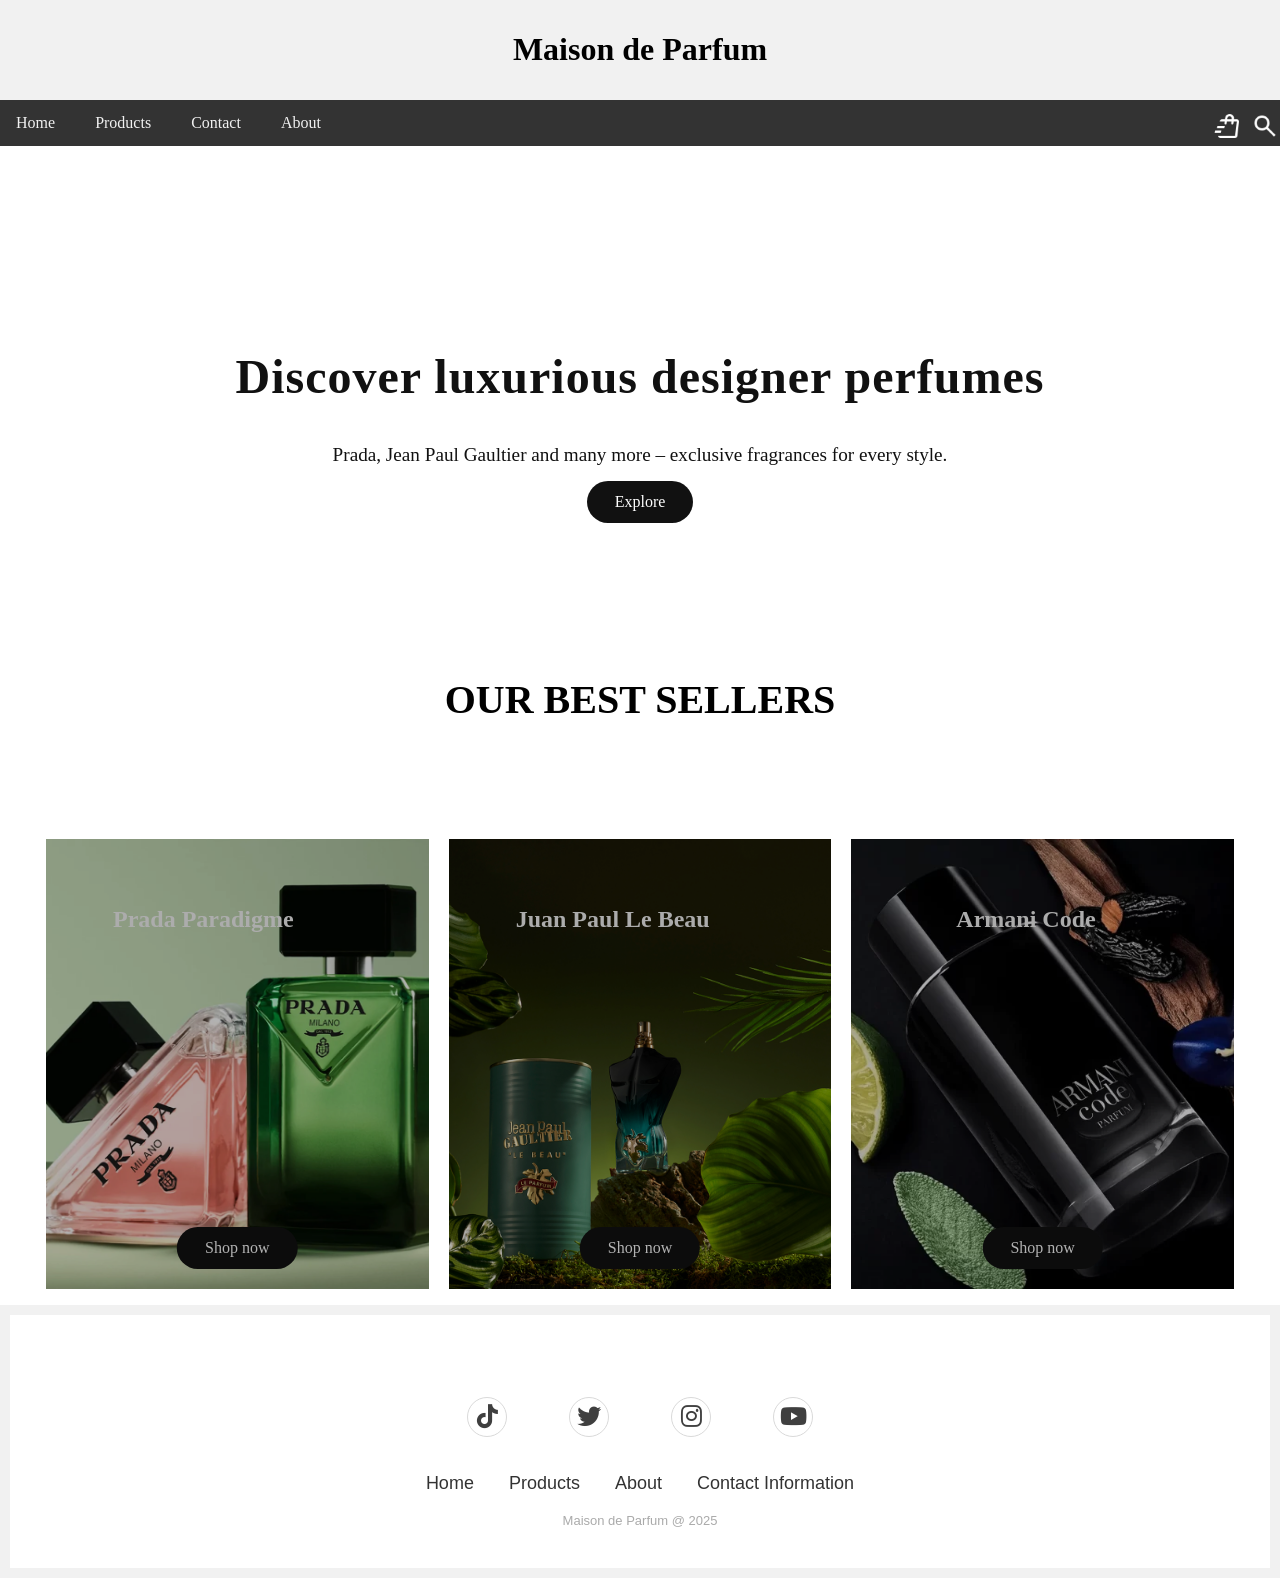
<file: parfym - kopia/index.html>
<!doctype html>
<html>

<head>
    <meta charset="UTF-8" />
    <link rel="icon" type="image/png" href="images/Medium-m-icon-01.png">
    <link rel="stylesheet" href="style.css">
    <link rel="stylesheet" href="https://cdnjs.cloudflare.com/ajax/libs/font-awesome/6.4.0/css/all.min.css"
        integrity="sha512-iecdLmaskl7CVkqkXNQ/ZH/XLlvWZOJyj7Yy7tcenmpD1ypASozpmT/E0iPtmFIB46ZmdtAc9eNBvH0H/ZpiBw=="
        crossorigin="anonymous" referrerpolicy="no-referrer" />
          <meta name="viewport" content="width=device-width, initial-scale=1.0">
    <title>Maison de Parfum</title>
</head>

<body>
    <header>
        <h1 id="Maison"> Maison de Parfum</h1>
    </header>
    <ul class="topnav">
        <li><a href="#">Home</a></li>
        <li class="dropdown">
            <a class="dropbutton"> Products </a>
            <div class=" dropdown-content">
                <a href="subpages/herrParfym.html">Men’s Fragrance</a>
                <a href="subpages/damParfym.html">Women’s Fragrance</a>
            </div>
        </li>
        <li><a href="subpages/contact.html">Contact</a></li>
        <li><a href="subpages/about.html">About</a></li>
        <img src="images/nedladdning (1).png" class="nav-logo" alt="Logo">
        <img src="images/nedladdning.png" class="search" alt="logo">
    </ul>
    <div class="navicon">
        <div class="cart"></div>
    </div>
    <section class="hero">
        <div class="hero-content">
            <h1>Discover luxurious designer perfumes</h1>
            <p>Prada, Jean Paul Gaultier and many more – exclusive fragrances for every style.</p>
            <a onclick="randomSubpage()" class="btn">Explore</a>
        </div>
        <div class="scroll-down">▼</div>
    </section>
    <!--  SECTION 2: BEST SELLERS TITLE -->
    <section class="hej-section">
        <h1 id="hej">OUR BEST SELLERS</h1>
    </section>
    <section class="container">
        <div class="prada">
            <a href="#" class="btn image-btn">Shop now</a>
            <h1 class="pradat">Prada Paradigme</h1>
        </div>
        <div class="juan">
            <a href="#" class="btn image-btn">Shop now</a>
            <h1 class="juant">Juan Paul Le Beau</h1>
        </div>
        <div class="armani">
            <a href="#" class="btn image-btn">Shop now</a>
            <h1 class="armanit">Armani Code</h1>
        </div>
    </section>
    <footer>
        <section class="footer">
            <ul class="social">
                <li><a href="#"><i class="fa-brands fa-tiktok"></i></a></li>
                <li><a href="#"><i class="fa-brands fa-twitter"></i></a></li>
                <li><a href="#"><i class="fa-brands fa-instagram"></i></a></li>
                <li><a href="#"><i class="fa-brands fa-youtube"></i></a></li>
            </ul>
            <ul class="list">
                <li><a href="#">Home</a></li>
                <li><a href="#">Products</a></li>
                <li><a href="subpages/about.html">About</a></li>
                <li><a href="subpages/contact.html">Contact Information</a></li>

            </ul>
            <p class="copyright">
                Maison de Parfum @ 2025
            </p>
        </section>
    </footer>

    <script src="script.js"></script>
</body>


</html>
</file>
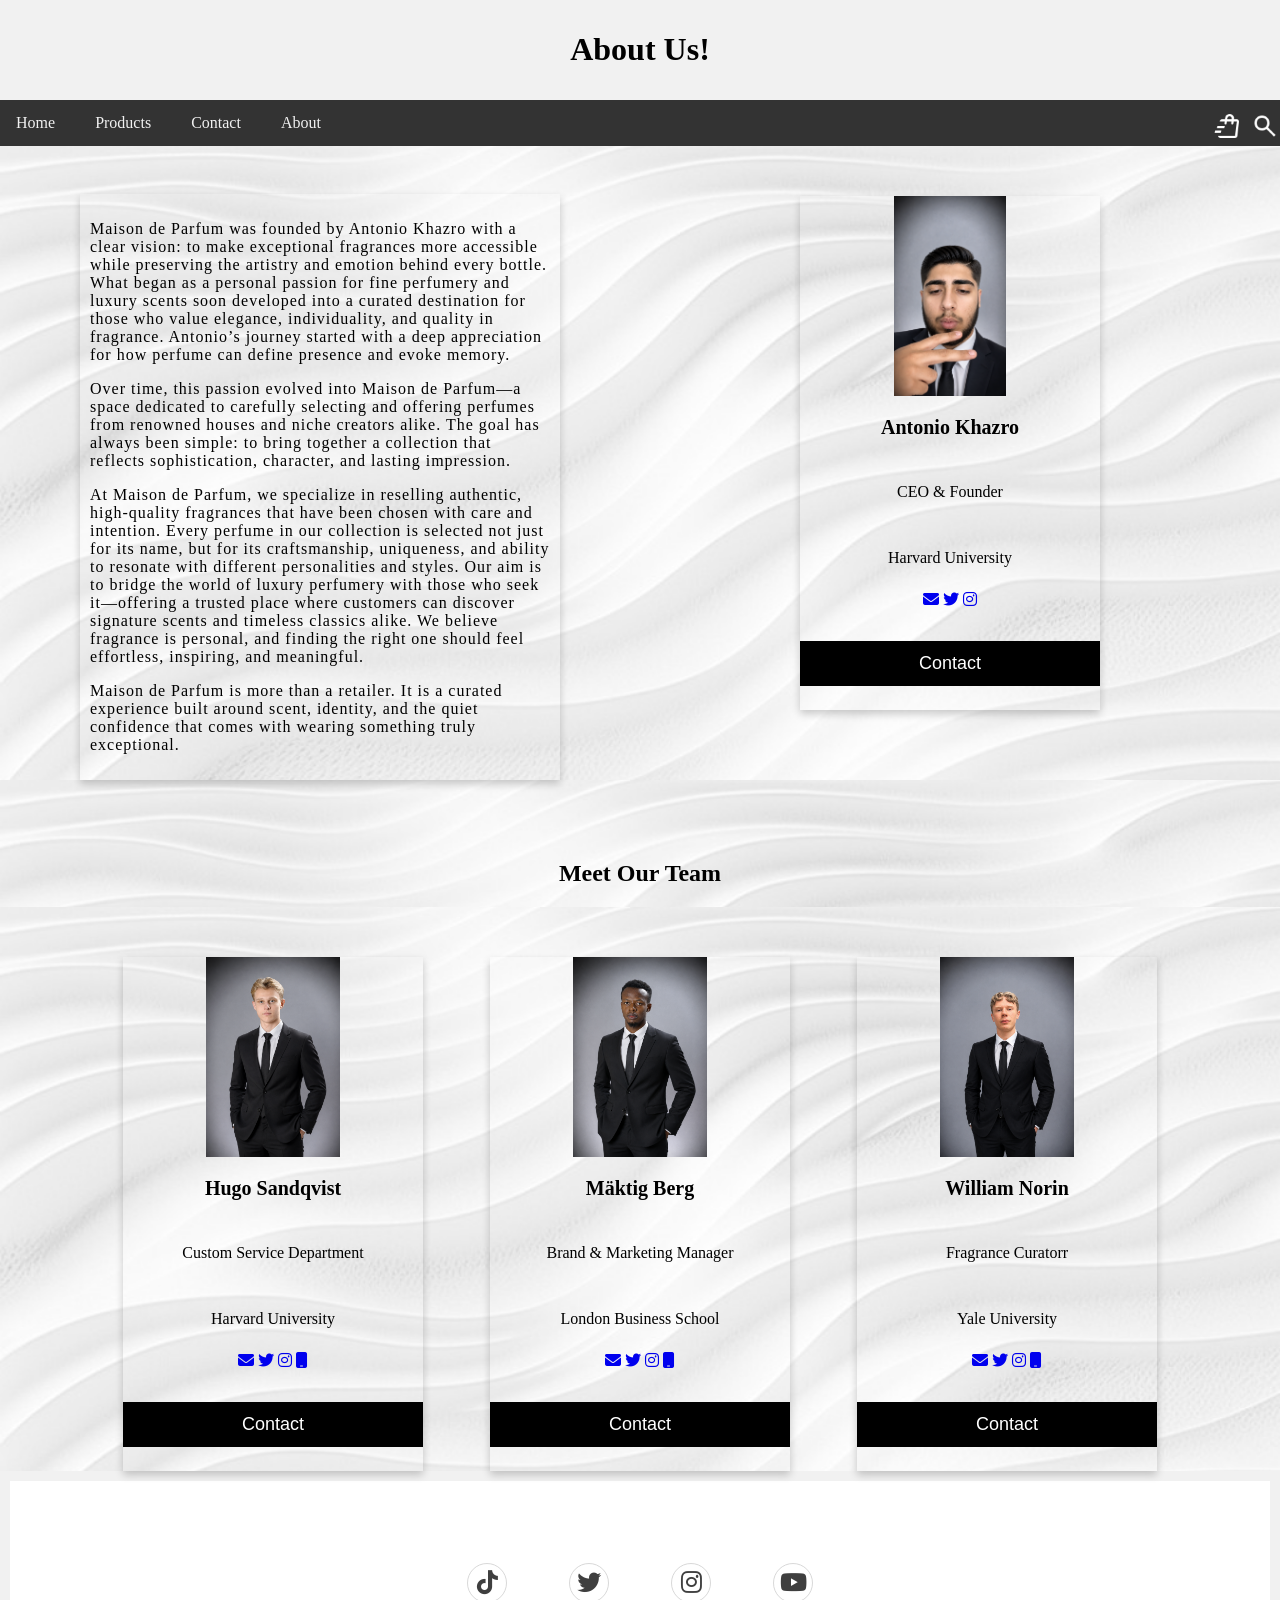
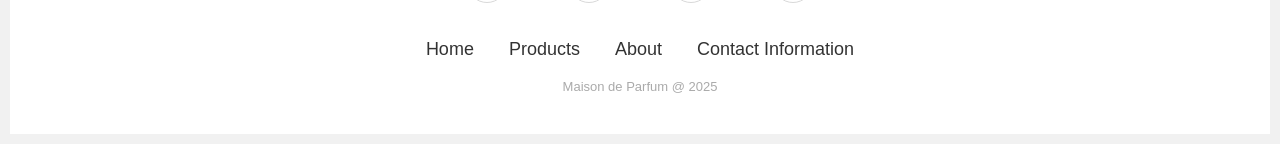
<file: parfym - kopia/subpages/about.html>
<!doctype html>
<html>

<head>
    <link rel="icon" type="image/png" href="../images/Medium-m-icon-01.png">
    <link rel="stylesheet" href="../style.css">

    <title>Maison de Parfum - About</title>
    <meta name="viewport" content="width=device-width, initial-scale=1.0">
    <link rel="stylesheet" href="https://cdnjs.cloudflare.com/ajax/libs/font-awesome/6.4.0/css/all.min.css">

<body>
    <header>
        <h1 id="Maison"> About Us!</h1>

    </header>
    <ul class="topnav">
        <li><a href="../index.html">Home</a></li>
        <li class="dropdown">
            <a class="dropbutton"> Products </a>
            <div class=" dropdown-content">
                <a href="../subpages/herrParfym.html">Men’s Fragrance</a>
                <a href="../subpages/damParfym.html">Women’s Fragrance</a>
            </div>
        <li><a href="../subpages/contact.html">Contact</a></li>
        <li><a href="../subpages/about.html">About</a></li>
        <img src="../images/nedladdning (1).png" class="nav-logo" alt="Logo">
        <img src="../images/nedladdning.png" class="search" alt="logo">
    </ul>
    <section class="dr">
        <div id="tikki">
            <p>

                Maison de Parfum was founded by Antonio Khazro with a clear vision: to make exceptional fragrances more
                accessible while preserving the artistry and emotion behind every bottle. What began as a personal
                passion for fine perfumery and luxury scents soon developed into a curated destination for those who
                value elegance, individuality, and quality in fragrance.

                Antonio’s journey started with a deep appreciation for how perfume can define presence and evoke memory.
            </p>
            <p> Over time, this passion evolved into Maison de Parfum—a space dedicated to carefully selecting and
                offering perfumes from renowned houses and niche creators alike. The goal has always been simple: to
                bring together a collection that reflects sophistication, character, and lasting impression.
            </p>
            <p>At Maison de Parfum, we specialize in reselling authentic, high-quality fragrances that have been chosen
                with care and intention. Every perfume in our collection is selected not just for its name, but for its
                craftsmanship, uniqueness, and ability to resonate with different personalities and styles.

                Our aim is to bridge the world of luxury perfumery with those who seek it—offering a trusted place where
                customers can discover signature scents and timeless classics alike. We believe fragrance is personal,
                and finding the right one should feel effortless, inspiring, and meaningful.</p>

            <p>Maison de Parfum is more than a retailer. It is a curated experience built around scent, identity, and
                the quiet confidence that comes with wearing something truly exceptional.</p>


        </div>

        <div class="card">
            <img src="../images - kopia/finare-antonio.png" alt="bild" style="width:100%">
            <h1>Antonio Khazro</h1>
            <p class="title">CEO & Founder</p>
            <p>Harvard University</p>
            <div style="margin: 24px 0;">
                <a href="#"><i class="fa-solid fa-envelope"></i></a>
                <a href="#"><i class="fa-brands fa-twitter"></i></a>
                <a href="#"><i class="fa-brands fa-instagram"></i></a>
            </div>
            <p><button>Contact</button></p>
        </div>
    </section>
    <section class="product">
        <h2 id="meet">Meet Our Team</h2>
    </section>
    <div id="bim">
        <section class="product">

            <div class="card">
                <img src="../images - kopia/finare-hugo.png" alt="bild" style="width:100%">
                <h1>Hugo Sandqvist</h1>
                <p class="title">Custom Service Department</p>
                <p>Harvard University</p>
                <div style="margin: 24px 0;">
                    <a href="#"><i class="fa-solid fa-envelope"></i></a>
                    <a href="#"><i class="fa-brands fa-twitter"></i></a>
                    <a href="#"><i class="fa-brands fa-instagram"></i></a>
                    <a href="#"><i class="fa-solid fa-mobile"></i></a>
                </div>
                <p><button>Contact</button></p>
            </div>

            <div class="card">
                <img src="../images - kopia/finare-mäktig.png" alt="bild" style="width:100%">
                <h1>Mäktig Berg</h1>
                <p class="title">Brand & Marketing Manager</p>
                <p>London Business School</p>
                <div style="margin: 24px 0;">
                    <a href="#"><i class="fa-solid fa-envelope"></i></a>
                    <a href="#"><i class="fa-brands fa-twitter"></i></a>
                    <a href="#"><i class="fa-brands fa-instagram"></i></a>
                    <a href="#"><i class="fa-solid fa-mobile"></i></a>
                </div>
                <p><button>Contact</button></p>
            </div>
            <div class="card">
                <img src="../images - kopia/nyawilliam.png" alt="bild" style="width:100%">
                <h1>William Norin</h1>
                <p class="title">Fragrance Curatorr</p>
                <p>Yale University</p>
                <div style="margin: 24px 0;">
                    <a href="#"><i class="fa-solid fa-envelope"></i></a>
                    <a href="#"><i class="fa-brands fa-twitter"></i></a>
                    <a href="#"><i class="fa-brands fa-instagram"></i></a>
                    <a href="#"><i class="fa-solid fa-mobile"></i></a>
                </div>
                <p><button>Contact</button></p>
            </div>

        </section>
    </div>
    <footer>
        <section class="footer">

            <ul class="social">
                <li><a href="https://www.tiktok.com/@maisondeparfum.store"><i class="fa-brands fa-tiktok"></i></a></li>
                <li><a href="https://x.com/mdpindofficial"><i class="fa-brands fa-twitter"></i></a></li>
                <li><a href="https://www.instagram.com/maisondeparfum.official/"><i
                            class="fa-brands fa-instagram"></i></a></li>
                <li><a href="#"><i class="fa-brands fa-youtube"></i></a></li>
            </ul>
            <ul class="list">
                <li><a href="../index.html">Home</a></li>
                <li><a href="../index.html">Products</a></li>
                <li><a href="../subpages/about.html">About</a></li>
                <li><a href="../subpages/contact.html">Contact Information</a></li>

            </ul>
            <p class="copyright">
                Maison de Parfum @ 2025
            </p>
        </section>


        </div>
    </footer>


</body>
</file>
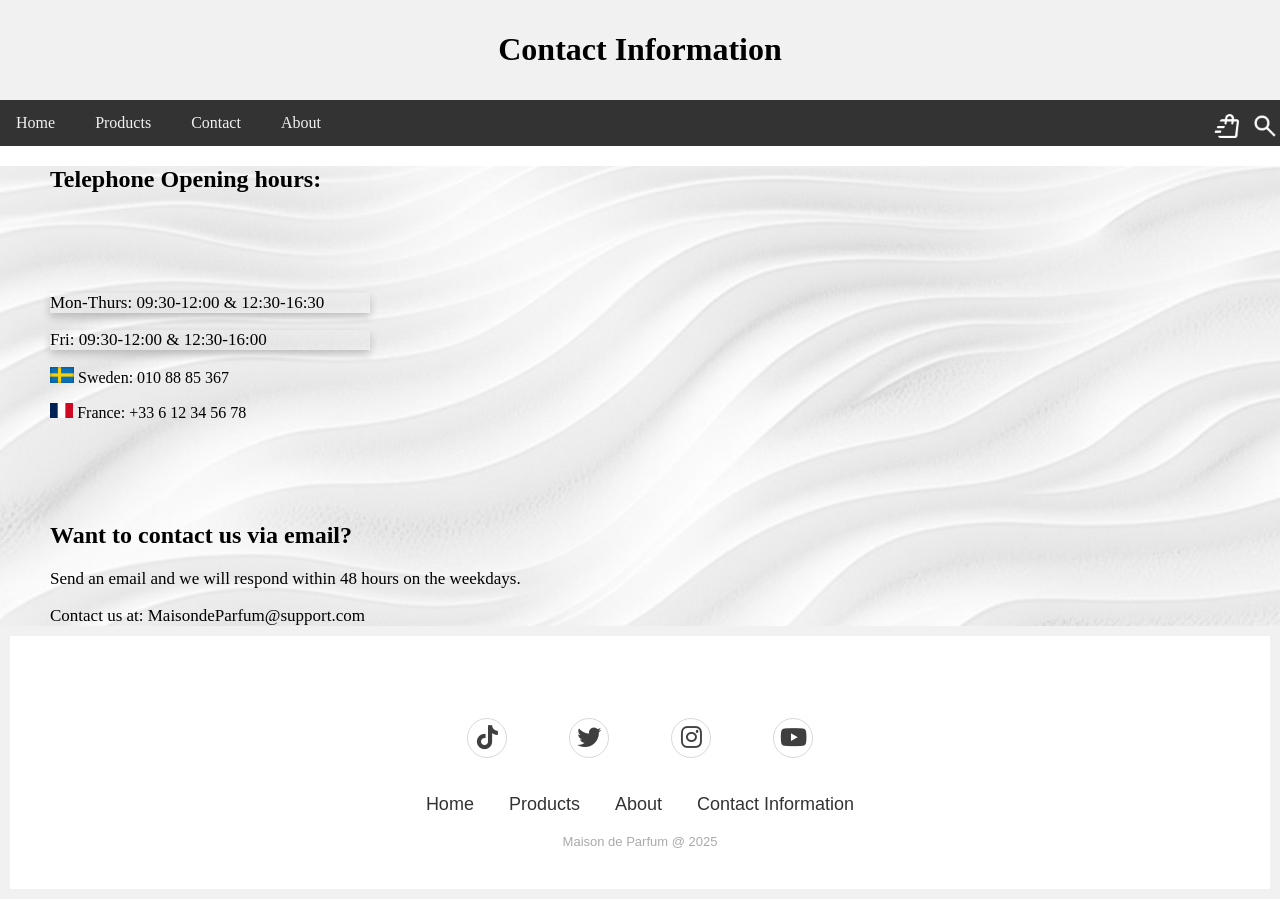
<file: parfym - kopia/subpages/contact.html>
<!doctype html>
<html>

<head>
    <link rel="icon" type="image/png" href="../images/Medium-m-icon-01.png">
    <link rel="stylesheet" href="https://cdnjs.cloudflare.com/ajax/libs/font-awesome/6.4.0/css/all.min.css">
    <link rel="stylesheet" href="../style.css">
    <meta name="viewport" content="width=device-width, initial-scale=1.0">
    <title>Maison de Parfum - Contact</title>

<body>
    <header>
        <h1 id="Maison"> Contact Information</h1>
    </header>
    <ul class="topnav">
        <li><a href="../index.html">Home</a></li>
        <li class="dropdown">
            <a class="dropbutton"> Products </a>
            <div class=" dropdown-content">
                <a href="../subpages/herrParfym.html">Men’s Fragrance</a>
                <a href="../subpages/damParfym.html">Women’s Fragrance</a>
            </div>
        <li><a href="../subpages/contact.html">Contact</a></li>
        <li><a href="../subpages/about.html">About</a></li>
        <img src="../images/nedladdning (1).png" class="nav-logo" alt="Logo">
        <img src="../images/nedladdning.png" class="search" alt="logo">
    </ul>
    <section class="sectionförst">
  

        <div>
       
            <h1 id="telephone">Telephone Opening hours:</h1>

            <p class="hours">Mon-Thurs: 09:30-12:00 & 12:30-16:30</p>
            <p class="hours">Fri: 09:30-12:00 & 12:30-16:00</p>

            <p class="nummer"> <img src="../images/sweden-flag.jpg" style="width: 1.5rem;">
                Sweden: 010 88 85 367 </p>
            <p class="nummer"><img src="../images/Flag_of_France.svg.png" style="width: 1.45rem; ">
                France: +33 6 12 34 56 78</p>
            
            <h1 id="emailtitle">Want to contact us via email?</h1>
            <p id="email">Send an email and we will respond within 48 hours on the weekdays.</p>
            <p id="email">Contact us at: MaisondeParfum@support.com</p>
        </div>
    </section>
   <footer>
        <section class="footer">
            <ul class="social">
                <li><a href="#"><i class="fa-brands fa-tiktok"></i></a></li>
                <li><a href="#"><i class="fa-brands fa-twitter"></i></a></li>
                <li><a href="#"><i class="fa-brands fa-instagram"></i></a></li>
                <li><a href="#"><i class="fa-brands fa-youtube"></i></a></li>
            </ul>
            <ul class="list">
                <li><a href="#">Home</a></li>
                <li><a href="#">Products</a></li>
                <li><a href="../subpages/about.html">About</a></li>
                <li><a href="../subpages/contact.html">Contact Information</a></li>
             
            </ul>
            <p class="copyright">
                Maison de Parfum @ 2025
            </p>
        </section>
    </footer>


</body>
</file>
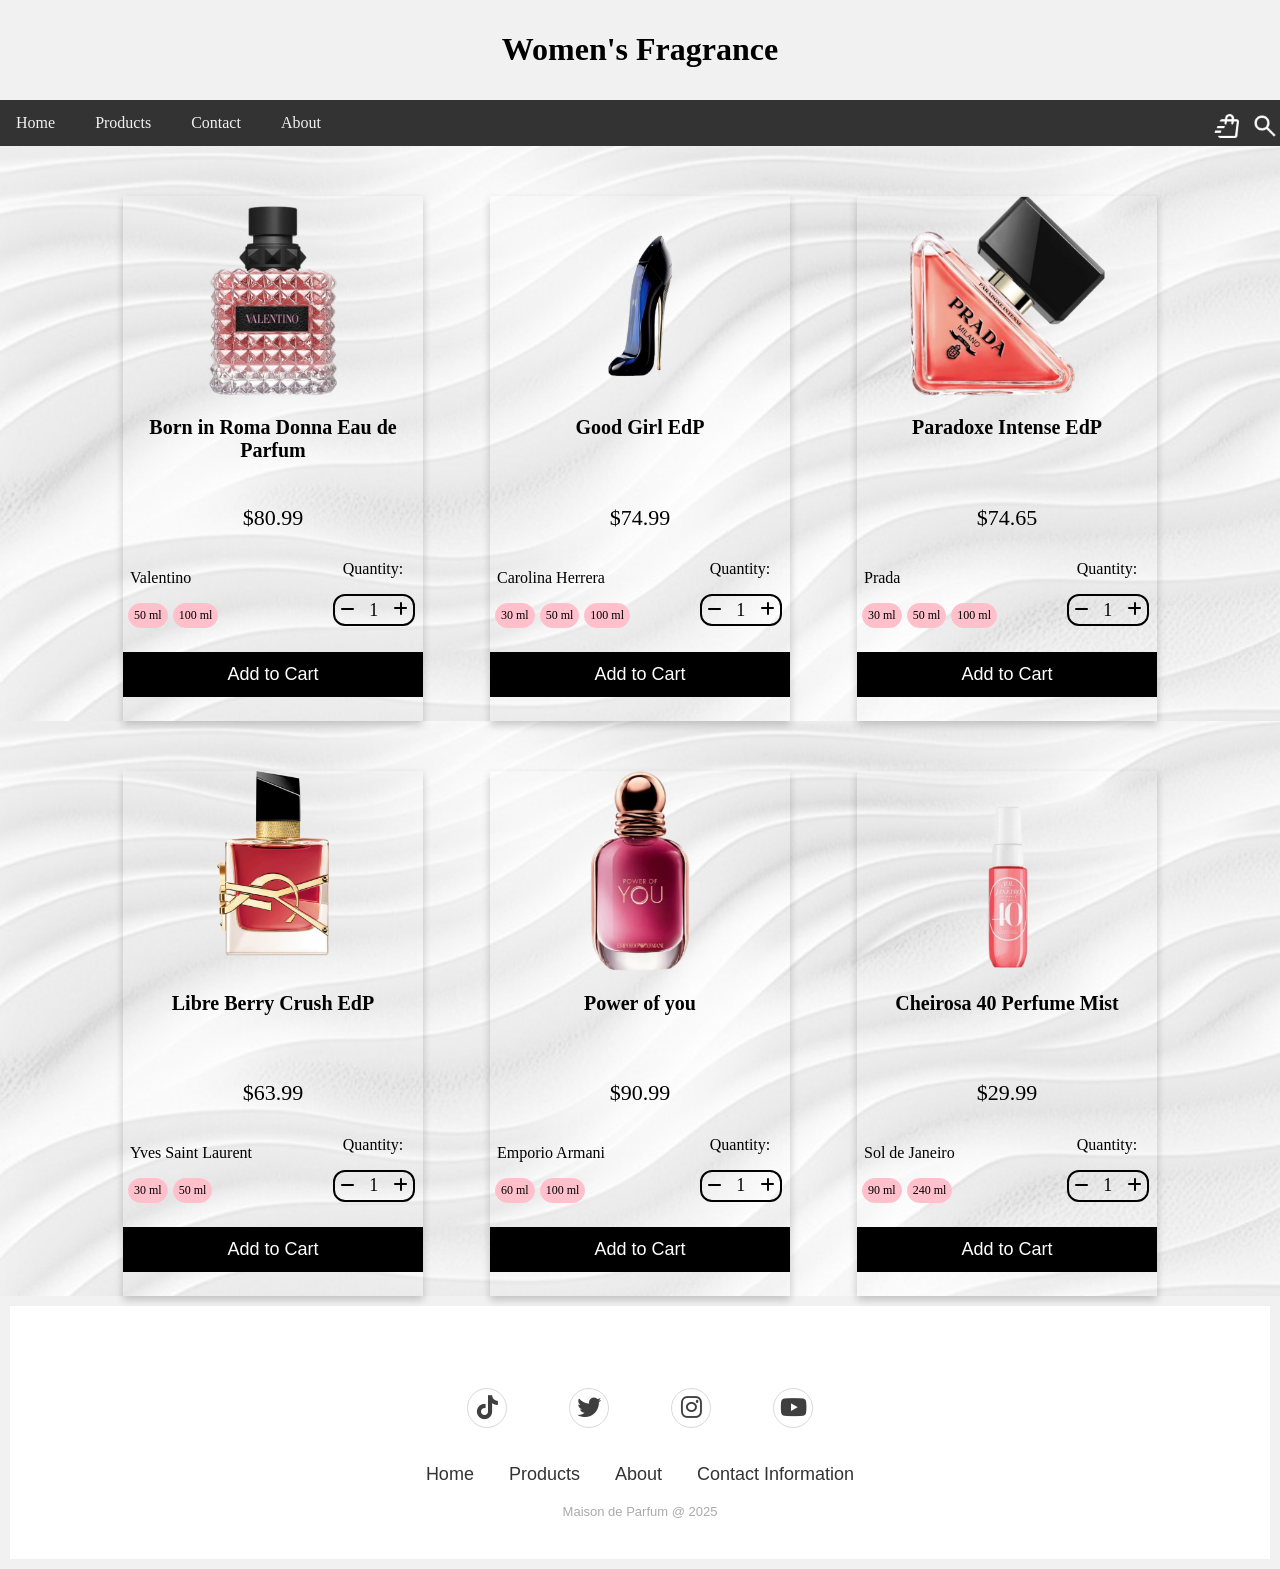
<file: parfym - kopia/subpages/damParfym.html>
<!doctype html>
<html>

<head>
  <link rel="stylesheet" href="../style.css">
  <link rel="icon" type="image/png" href="../images/Medium-m-icon-01.png">
  <link rel="stylesheet" href="https://cdnjs.cloudflare.com/ajax/libs/font-awesome/6.4.0/css/all.min.css">
  <title>Maison de Parfum - Women's</title>
  <meta name="viewport" content="width=device-width, initial-scale=1.0">
</head>

<body>
  <header>
    <h1 id="Maison"> Women's Fragrance</h1>
  </header>
  <ul class="topnav">
    <li><a href="../index.html">Home</a></li>
    <li class="dropdown">
      <a class="dropbutton"> Products </a>
      <div class=" dropdown-content">
        <a href="../subpages/herrParfym.html">Men’s Fragrance</a>
        <a href="../subpages/damParfym.html">Women’s Fragrance</a>
      </div>
    <li><a href="../subpages/contact.html">Contact</a></li>
    <li><a href="../subpages/about.html">About</a></li>
    <img src="../images/nedladdning (1).png" class="nav-logo" alt="Logo">
    <img src="../images/nedladdning.png" class="search" alt="logo">
  </ul>
  <section class="product">

    <div class="card">
      <img src="../images/ny valentino donna.png">
      <h1>Born in Roma Donna Eau de Parfum</h1>
      <p class="price">$80.99</p>
      <p class="brand">Valentino</p>
      <div class="sizes">

        <div class="button3" onclick="changePrice(this, 80.99,0,0)">50 ml</div>
        <div class="button3" onclick="changePrice(this, 120.99,0,0)">100 ml</div>
      </div>
      <div class="qContainer">
        <p>Quantity:</p>
        <div class="qBox">
          <div class="qMinusBtn" onclick="changePrice(this, 0, -1, 1)">
            <i class="fa-solid fa-minus"></i>
          </div>
          <div class="qAmount">
            1
          </div>

          <div class="qPlusBtn" onclick="changePrice(this, 0, 1, 1)">
            <i class="fa-solid fa-plus"></i>
          </div>


        </div>
      </div>
      <p><button>Add to Cart</button></p>
    </div>

    <div class="card">
      <img src="../images/nya good girl.png">
      <h1>Good Girl EdP</h1>
      <p class="price">$74.99</p>
      <p class="brand">Carolina Herrera</p>
      <div class="sizes">

        <div class="button3" onclick="changePrice(this, 66.67,0,0)">30 ml</div>
        <div class="button3" onclick="changePrice(this, 80.99,0,0)">50 ml</div>
        <div class="button3" onclick="changePrice(this, 120.99,0,0)">100 ml</div>

      </div>
      <div class="qContainer">
        <p>Quantity:</p>
        <div class="qBox">
          <div class="qMinusBtn" onclick="changePrice(this, 0, -1, 1)">
            <i class="fa-solid fa-minus"></i>
          </div>
          <div class="qAmount">
            1
          </div>

          <div class="qPlusBtn" onclick="changePrice(this, 0, 1, 1)">
            <i class="fa-solid fa-plus"></i>
          </div>


        </div>

      </div>
      <p><button>Add to Cart</button></p>
    </div>

    <div class="card">
      <img src="../images/ny prada paradoxe.png">
      <h1>Paradoxe Intense EdP</h1>
      <p class="price">$74.65</p>
      <p class="brand">Prada</p>
      <div class="sizes">

        <div class="button3" onclick="changePrice(this, 74.65,0,0)">30 ml</div>
        <div class="button3" onclick="changePrice(this, 92.87,0,0)">50 ml</div>
        <div class="button3" onclick="changePrice(this, 110.99,0,0)">100 ml</div>
      </div>
      <div class="qContainer">
        <p>Quantity:</p>
        <div class="qBox">
          <div class="qMinusBtn" onclick="changePrice(this, 0, -1, 1)">
            <i class="fa-solid fa-minus"></i>
          </div>
          <div class="qAmount">
            1
          </div>

          <div class="qPlusBtn" onclick="changePrice(this, 0, 1, 1)">
            <i class="fa-solid fa-plus"></i>
          </div>


        </div>
      </div>
      <p><button>Add to Cart</button></p>

    </div>

  </section>
  <section class="product">

    <div class="card">
      <img src="../images/nya Libre Berry Crush EdP.png" alt="stronger with you">
      <h1 class="info">Libre Berry Crush EdP</h1>
      <p class="price">$63.99</p>
      <p class="brand">Yves Saint Laurent</p>
      <div class="sizes">

        <div class="button3" onclick="changePrice(this, 63.99,0,0)">30 ml</div>
        <div class="button3" onclick="changePrice(this, 110.99,0,0)">50 ml</div>
      </div>
      <div class="qContainer">
        <p>Quantity:</p>
        <div class="qBox">
          <div class="qMinusBtn" onclick="changePrice(this, 0, -1, 1)">
            <i class="fa-solid fa-minus"></i>
          </div>
          <div class="qAmount">
            1
          </div>

          <div class="qPlusBtn" onclick="changePrice(this, 0, 1, 1)">
            <i class="fa-solid fa-plus"></i>
          </div>


        </div>
      </div>
      <p><button>Add to Cart</button></p>
    </div>

    <div class="card">
      <img src="../images/ny Power of you.png" alt="Juan Paul">
      <h1 class="title"> Power of you</h1>
      <p class="price">$90.99</p>
      <p class="brand">Emporio Armani</p>
      <div class="sizes">


        <div class="button3" onclick="changePrice(this, 90.99,0,0)">60 ml</div>
        <div class="button3" onclick="changePrice(this, 120.99,0,0)">100 ml</div>
      </div>
      <div class="qContainer">
        <p>Quantity:</p>
        <div class="qBox">
          <div class="qMinusBtn" onclick="changePrice(this, 0, -1, 1)">
            <i class="fa-solid fa-minus"></i>
          </div>
          <div class="qAmount">
            1
          </div>

          <div class="qPlusBtn" onclick="changePrice(this, 0, 1, 1)">
            <i class="fa-solid fa-plus"></i>
          </div>


        </div>
      </div>
      <p><button>Add to Cart</button></p>
    </div>


    <div class="card">
      <img src="../images/ny Cheirosa 40, Perfume Mist.png">
      <h1 class="title"> Cheirosa 40 Perfume Mist</h1>
      <p class="price">$29.99</p>
      <p class="brand">Sol de Janeiro</p>
      <div class="sizes">

        <div class="button3" onclick="changePrice(this, 29.99)">90 ml</div>
        <div class="button3" onclick="changePrice(this, 48.45)">240 ml</div>
      </div>
       <div class="qContainer">
        <p>Quantity:</p>
        <div class="qBox">
          <div class="qMinusBtn" onclick="changePrice(this, 0, -1, 1)">
            <i class="fa-solid fa-minus"></i>
          </div>
          <div class="qAmount">
            1
          </div>

          <div class="qPlusBtn" onclick="changePrice(this, 0, 1, 1)">
            <i class="fa-solid fa-plus"></i>
          </div>


        </div>

      </div>
      <p><button>Add to Cart</button></p>

    </div>
  </section>
  <footer>
    <section class="footer">
      <ul class="social">
        <li><a href="#"><i class="fa-brands fa-tiktok"></i></a></li>
        <li><a href="#"><i class="fa-brands fa-twitter"></i></a></li>
        <li><a href="#"><i class="fa-brands fa-instagram"></i></a></li>
        <li><a href="#"><i class="fa-brands fa-youtube"></i></a></li>
      </ul>
      <ul class="list">
        <li><a href="../index.html">Home</a></li>
        <li><a href="../index.html">Products</a></li>
        <li><a href="../subpages/about.html">About</a></li>
        <li><a href="../subpages/contact.html">Contact Information</a></li>

      </ul>
      <p class="copyright">
        Maison de Parfum @ 2025
      </p>
    </section>
  </footer>





  <script src="../script.js"></script>
</body>

</html>
</file>
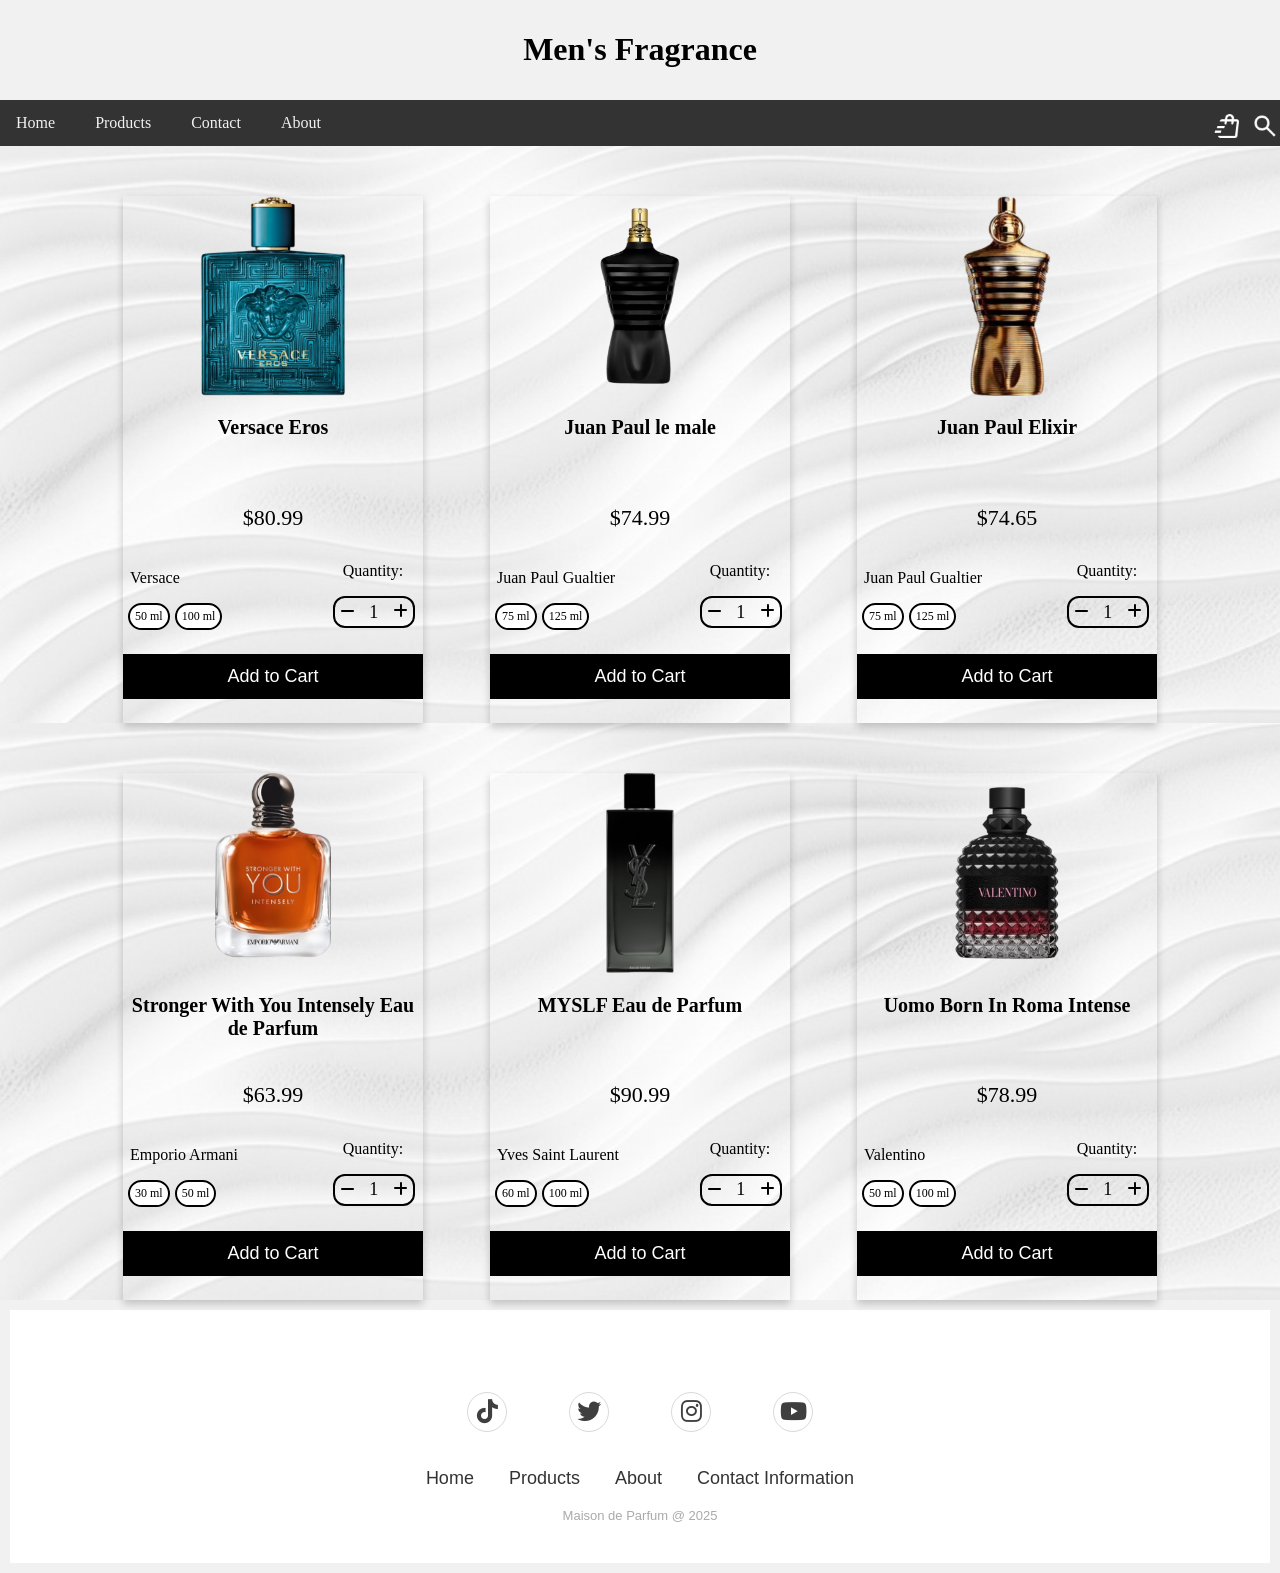
<file: parfym - kopia/subpages/herrparfym.html>
<!doctype html>
<html>

<head>
  <link rel="stylesheet" href="../style.css">
  <link rel="icon" type="image/png" href="../images/Medium-m-icon-01.png">
  <link rel="stylesheet" href="https://cdnjs.cloudflare.com/ajax/libs/font-awesome/6.4.0/css/all.min.css">
  <title>Maison de Parfum - Men's</title>
<meta name="viewport" content="width=device-width, initial-scale=1.0">

</head>

<body>
  <header>
    <h1 id="Maison"> Men's Fragrance</h1>
  </header>
  <ul class="topnav">
    <li><a href="../index.html">Home</a></li>
    <li class="dropdown">
      <a class="dropbutton"> Products </a>
      <div class=" dropdown-content">
        <a href="../subpages/herrParfym.html">Men’s Fragrance</a>
        <a href="../subpages/damParfym.html">Women’s Fragrance</a>
      </div>
    <li><a href="../subpages/contact.html">Contact</a></li>
    <li><a href="../subpages/about.html">About</a></li>
    <img src="../images/nedladdning (1).png" class="nav-logo" alt="Logo">
    <img src="../images/nedladdning.png" class="search" alt="logo">
  </ul>
  </div>
  <section class="product">

    <div class="card">
      <img src="../images/ny versace eros.png" alt="Versace Eros" style="width: 100%;">
      <h1>Versace Eros</h1>
      <p class="price">$80.99</p>
      <p class="brand">Versace</p>
      <div class="sizes">
        <div class="button2" onclick="changePrice(this, 80.99,0,0)">50 ml</div>
        <div class="button2" onclick="changePrice(this, 99.98,0,0)">100 ml</div>
      </div>
      <div class="qContainer">
        <p>Quantity:</p>
        <div class="qBox">
          <div class="qMinusBtn" onclick="changePrice(this, 0, -1, 1)">
            <i class="fa-solid fa-minus"></i>
          </div>
          <div class="qAmount">
            1
          </div>

          <div class="qPlusBtn" onclick="changePrice(this, 0, 1, 1)">
            <i class="fa-solid fa-plus"></i>
          </div>


        </div>
      </div>
      <p><button>Add to Cart</button></p>
    </div>

    <div class="card">
      <img src="../images/ny jaun paul le male.png" alt="Juan Paul" style="width: 100%;">
      <h1>Juan Paul le male</h1>
      <p class="price">$74.99</p>
      <p class="brand">Juan Paul Gualtier</p>
      <div class="sizes">
        <div class="button2" onclick="changePrice(this, 74.99,0,0 )">75 ml</div>
        <div class="button2" onclick="changePrice(this, 124.99,0,0)">125 ml</div>
      </div>
      <div class="qContainer">
        <p>Quantity:</p>
        <div class="qBox">
          <div class="qMinusBtn" onclick="changePrice(this, 0, -1, 1)">
            <i class="fa-solid fa-minus"></i>
          </div>
          <div class="qAmount">
            1
          </div>

          <div class="qPlusBtn" onclick="changePrice(this, 0, 1, 1)">
            <i class="fa-solid fa-plus"></i>
          </div>


        </div>
      </div>
      <p><button>Add to Cart</button></p>
    </div>

    <div class="card">
      <img src="../images/ny juan paul.png" alt="Juan Paul elixir">
      <h1>Juan Paul Elixir</h1>
      <p class="price">$74.65</p>
      <p class="brand">Juan Paul Gualtier</p>
      <div class="sizes">
        <div class="button2" onclick="changePrice(this, 74.65,0,0 )">75 ml</div>
        <div class="button2" onclick="changePrice(this, 122.53,0,0)">125 ml</div>
      </div>
      <div class="qContainer">
        <p>Quantity:</p>
        <div class="qBox">
          <div class="qMinusBtn" onclick="changePrice(this, 0, -1, 1)">
            <i class="fa-solid fa-minus"></i>
          </div>
          <div class="qAmount">
            1
          </div>

          <div class="qPlusBtn" onclick="changePrice(this, 0, 1, 1)">
            <i class="fa-solid fa-plus"></i>
          </div>


        </div>
      </div>
      <p><button>Add to Cart</button></p>

    </div>

  </section>
  <section class="product">

    <div class="card">
      <img src="../images/ny armani stronger.png" alt="stronger with you">
      <h1 class="info"> Stronger With You Intensely Eau de Parfum</h1>
      <p class="price">$63.99</p>
      <p class="brand">Emporio Armani</p>
      <div class="sizes">
        <div class="button2" onclick="changePrice(this, 63.99,0,0)">30 ml</div>
        <div class="button2" onclick="changePrice(this, 99.99,0,0)">50 ml</div>
      </div>
      <div class="qContainer">
        <p>Quantity:</p>
        <div class="qBox">
          <div class="qMinusBtn" onclick="changePrice(this, 0, -1, 1)">
            <i class="fa-solid fa-minus"></i>
          </div>
          <div class="qAmount">
            1
          </div>

          <div class="qPlusBtn" onclick="changePrice(this, 0, 1, 1)">
            <i class="fa-solid fa-plus"></i>
          </div>


        </div>
      </div>
      <p><button>Add to Cart</button></p>
    </div>

    <div class="card">
      <img src="../images/ny ysl.png" alt="Juan Paul">
      <h1 class="title"> MYSLF Eau de Parfum</h1>
      <p class="price">$90.99</p>
      <p class="brand">Yves Saint Laurent</p>
      <div class="sizes">

        <div class="button2" onclick="changePrice(this, 90.99, 0, 0)">60 ml</div>
        <div class="button2" onclick="changePrice(this, 125.99, 0, 0)">100 ml</div>

      </div>
      <div class="qContainer">
        <p>Quantity:</p>
        <div class="qBox">
          <div class="qMinusBtn" onclick="changePrice(this, 0, -1, 1)">
            <i class="fa-solid fa-minus"></i>
          </div>
          <div class="qAmount">
            1
          </div>

          <div class="qPlusBtn" onclick="changePrice(this, 0, 1, 1)">
            <i class="fa-solid fa-plus"></i>
          </div>


        </div>
      </div>
      <p><button>Add to Cart</button></p>
    </div>

    <div class="card">
      <img src="../images/valentino herr.png" alt="Juan Paul">
      <h1 class="title">Uomo Born In Roma Intense</h1>
      <p class="price">$78.99</p>

      <p class="brand">Valentino</p>

      <div class="sizes">

        <div class="button2" onclick="changePrice(this, 78.99, 0, 0)">50 ml</div>
        <div class="button2" onclick="changePrice(this, 130.99, 0, 0)">100 ml</div>

      </div>
      <div class="qContainer">
        <p>Quantity:</p>
        <div class="qBox">
          <div class="qMinusBtn" onclick="changePrice(this, 0, -1, 1)">
            <i class="fa-solid fa-minus"></i>
          </div>
          <div class="qAmount">
            1
          </div>

          <div class="qPlusBtn" onclick="changePrice(this, 0, 1, 1)">
            <i class="fa-solid fa-plus"></i>
          </div>
        </div>


      </div>
      <p><button>Add to Cart</button></p>
    </div>



  </section>
  <footer>
    <section class="footer">

      <ul class="social">
        <li><a href="https://www.tiktok.com/@maisondeparfum.store"><i class="fa-brands fa-tiktok"></i></a></li>
        <li><a href="https://x.com/mdpindofficial"><i class="fa-brands fa-twitter"></i></a></li>
        <li><a href="https://www.instagram.com/maisondeparfum.official/"><i class="fa-brands fa-instagram"></i></a></li>
        <li><a href="#"><i class="fa-brands fa-youtube"></i></a></li>
      </ul>
      <ul class="list">
        <li><a href="../index.html">Home</a></li>
        <li><a href="../index.html">Products</a></li>
        <li><a href="../subpages/about.html">About</a></li>
        <li><a href="../subpages/contact.html">Contact Information</a></li>

      </ul>
      <p class="copyright">
        Maison de Parfum @ 2025
      </p>
    </section>


    </div>
  </footer>









  <script src="../script.js"></script>
</body>

</html>
</file>
<file: parfym - kopia/style.css>
* {
  box-sizing: border-box;
  /* Gör att padding och border räknas in i elementets totala storlek */
}

body {
  margin: 0;
  /* Tar bort standardmarginal på hela sidan */
  padding: 0;
  /* Tar bort standardpadding */
  overflow-x: hidden;
}

header {
  background-color: #f1f1f1;
  padding: 10px;
  /* Lite utrymme inuti headern */
  text-align: center;
  /* Centrerar texten horisontellt */
}

/* Style the topnav */
ul.topnav {
  display: flex;
  /* Låter listobjekten ligga horisontellt */
  list-style-type: none;
  margin: 0;
  /* Tar bort standardmarginal */
  padding: 0;
  /* Tar bort standardpadding */
  background-color: #333333;
  display: flex;
  justify-content: space-between;
  align-items: center;

}

/* Style links in topnav */
ul.topnav li a {
  display: block;
  /* Gör länkar till block så padding fungerar */
  color: #f1f1f1;
  padding: 14px 16px;
  /* Inre luft runt länkarna */
  text-decoration: none;
  transition: background-color ease 0.4s;
}

/* Change color on hover */
ul.topnav li a:hover {
  background-color: #dddddd;
  color: black;
}

.search {
  height: 30px;
  margin-top: 7px;
}

.nav-logo {
  margin-left: 867px;
  height: 30px;
  margin-top: 7px;
}

#hej {
  text-align: center;
  margin-top: -30px;
  font-size: 2.5rem;
  z-index: 10;
}

.hej.section {
  width: 100%;
  text-align: center;
  margin-top: 20px;
}

/* Style the footer */
footer {
  background-color: #f1f1f1;
  padding: 10px;

  text-align: center;
}

.hero {
  height: 60vh;
  /* 60% av höjden på viewporten */
  display: flex;
  /* Flexbox för innehåll */
  align-items: center;
  justify-content: center;
  text-align: center;
  color: #fff;
  padding: 0 20px;
  margin-bottom: 20px;
}

.hero-content h1 {
  font-size: 3rem;
  letter-spacing: 1px;
  color: #111;
}

.hero-content p {
  font-size: 1.2rem;
  /* Mindre text */
  margin: 15px 0;
  color: #111;
}

.btn {
  display: inline-block;
  padding: 12px 28px;
  background: #111;
  color: #fff;
  text-decoration: none;
  border-radius: 30px;
  /* Runda hörn */
  transition: 0.3s ease;
  cursor: pointer;
}

.btn:hover {
  background: #444;
}

.hero-content {
  animation: fadeIn 1.5s ease forwards;
  /* Applicerar en "fade in"-animation under 1.5 sekunder */
  opacity: 0;
}

.navicon {
  display: flex;
}

.scroll-down {
  position: absolute;
  bottom: 20px;
  left: 50%;
  transform: translateX(-50%);
  font-size: 2rem;
  color: black;
  opacity: 0.8;
}

.container {
  display: flex;
  justify-content: center;
  /* mitten */
  gap: 20px;
  margin-top: 10px;
}

/* Placera bilderna i en relativ container så att vi kan placera knappen ovanpå */
.prada,
.juan,
.armani {
  position: relative;
  /* Detta gör att vi kan positionera knappar ovanpå bilderna */
  width: 400px;
  height: 500px;
  margin-top: 67px;
}

/* Placera knappen inom varje bildcontainer */
.image-btn {
  position: absolute;
  /* Gör att knappen kan placeras relativt till föräldern */
  bottom: 20px;
  /* Placera den längst ner på bilden */
  left: 50%;
  /* Centrera knappen horisontellt */
  transform: translateX(-50%);
  /* Justera för exakt centrering */
  padding: 12px 28px;
  background: #111;
  color: #fff;
  text-decoration: none;
  border-radius: 30px;
  transition: 0.3s ease;

}

/* Knappens hover-effekt */
.image-btn:hover {
  background: #444;
}

.prada {
  background-image: url('images/bt1bannerlwebp.webp');
  background-size: cover;
  background-position: center;
  margin-left: 30px;
  color: whitesmoke;

}

.juan {
  background-image: url('images/o.8ocUak0WJ2N.jpg');
  background-size: cover;
  background-position: center;
  color: whitesmoke;

}

.armani {
  background-image: url('images/post27-860x573.webp');
  background-size: cover;
  background-position: center;
  margin-right: 30px;
  color: whitesmoke;
}

.pradat {
  margin-left: 67px;
  margin-top: 67px;
  transition: ease-in-out 5s;
}

.juant {
  margin-left: 67px;
  margin-top: 67px;
}

.armanit {
  margin-left: 105px;
  margin-top: 67px;
}

footer * {
  margin: 0;
  padding: 0;
  box-sizing: border-box;
  font-family: sans-serif;
}


body {
  margin: 0;
  padding: 0;
}

header {
  background-color: #f1f1f1;
  padding: 10px;
  text-align: center;
}

ul.topnav {
  display: flex;
  list-style-type: none;
  margin: 0;
  padding: 0;
  background-color: #333333;
}

ul.topnav li a {
  display: block;
  color: #f1f1f1;
  padding: 14px 16px;
  text-decoration: none;
}

ul.topnav li a:hover {
  background-color: #dddddd;
  color: black;
}

.search {
  height: 30px;
  margin-top: 7px;
}

.nav-logo {
  margin-left: 867px;
  height: 30px;
  margin-top: 7px;
}

#hej {
  text-align: center;
  margin-top: -30px;
  font-size: 2.5rem;
  /* Ställer in textstorlek (ca 40px) */
  z-index: 10;
  /* Visas ovanpå andra element */
}

.hej.section {
  width: 100%;
  text-align: center;
  margin-top: 20px;
}

footer {
  background-color: #f1f1f1;
  padding: 10px;
  text-align: center;
}



#Maison de Parfum {
  font-family: "Alex Brush", cursive;
  font-weight: 400;
  font-style: normal;
}

.hero {
  height: 60vh;
  display: flex;
  align-items: center;
  justify-content: center;
  text-align: center;
  color: #fff;
  padding: 0 20px;
  margin-bottom: 20px;
}

.hero-content h1 {
  font-size: 3rem;
  /* Textstorlek ca 48px */
  letter-spacing: 1px;
  color: #111;
}

.hero-content p {
  font-size: 1.2rem;
  margin: 15px 0;
  color: #111;
}

.btn {
  display: inline-block;
  /* Visas på samma rad men behåller block-egenskaper */
  padding: 12px 28px;
  background: #111;
  color: #fff;
  text-decoration: none;
  border-radius: 30px;
  transition: 0.3s ease;
}

.container {
  display: flex;
  flex-direction: row;
}

.btn:hover {
  background: #444;
}

.hero-content {
  animation: fadeIn 1.5s ease forwards;
  /* Startar en "fade-in" animation under 1,5 sek */
  opacity: 0;
  /* Startar med osynlighet */
}

@keyframes fadeIn {
  to {
    opacity: 1;
    /* Slutar synlig */
    transform: translateY(0);
    /* Flyttas tillbaka till ursprunglig position */
  }

  from {
    opacity: 0;
    /* Börjar osynlig */
    transform: translateY(30px);
    /* Flyttas 30px ner */
  }
}

.navicon {
  display: flex;
}

.scroll-down {
  position: absolute;
  bottom: 20px;
  left: 50%;
  transform: translateX(-50%);
  /* Centrerar exakt */
  font-size: 2rem;
  /* Stor text/pil */
  color: black;
  opacity: 0.8;
}

.container {
  display: flex;
  justify-content: center;
  /* mitten */
  gap: 20px;
  margin-top: 10px;
}

/* Placera bilderna i en relativ container så att vi kan placera knappen ovanpå */
.prada,
.juan,
.armani {
  position: relative;
  /* Detta gör att vi kan positionera knappar ovanpå bilderna */
  width: 100%;
  max-width: 400px;
  height: 450px;

  animation: fadeIn 6.7s ease forwards;

}

/* Placera knappen inom varje bildcontainer */
.image-btn {
  position: absolute;
  /* Gör att knappen kan placeras relativt till föräldern */
  bottom: 20px;
  /* Placera den längst ner på bilden */
  left: 50%;
  /* Centrera knappen horisontellt */
  transform: translateX(-50%);
  /* Justera för exakt centrering */
  padding: 12px 28px;
  background: #111;
  color: #fff;
  text-decoration: none;
  border-radius: 30px;
  transition: 0.3s ease;
}

/* Knappens hover-effekt */
.image-btn:hover {
  background: #444;
}

.pradat {
  margin-left: 67px;
  margin-top: 67px;
  transition: ease-in-out 10s;
}

.juant {
  margin-left: 67px;
  margin-top: 67px;
}

.armanit {
  margin-left: 105px;
  margin-top: 67px;
}

.prada,
.juan,
.armani {
  filter: brightness(0.7);
  transition: transform 0.4s ease-in-out, filter 0.4s ease-in-out;
}

.prada:hover,
.juan:hover,
.armani:hover {

  filter: brightness(1.1);
}

footer * {
  box-sizing: border-box;

}

.footer {
  padding-top: 50px;
  /* flyttar ALL text uppåt */
  padding-bottom: 40px;
  background-color: #fff;



}

.footer .social {
  display: flex;
  justify-content: center;
  gap: 1rem;
  list-style: none;
  padding: 2rem 0;
  margin: 0;
}

.footer .social a {
  font-size: 24px;
  color: inherit;
  /* Samma färg som föräldern */
  border: 1px solid #ccc;
  /* Lägger till en tunn ljusgrå kant runt länken */
  width: 40px;
  height: 40px;
  line-height: 38px;
  display: inline-block;
  /* Gör att länkarna ligger på samma rad men kan ha bredd & höjd */
  text-align: center;
  border-radius: 50%;
  margin: 0 8px;
  opacity: 0.75;
  /* Gör länken lite genomskinlig */
}

.footer .social a:hover {
  opacity: 0.9;

}

.footer ul {
  margin-top: 0;
  padding: 0;
  list-style: none;
  font-size: 18px;
  line-height: 1.6;
  margin-bottom: 0;
  text-align: center;

}

.footer ul a {
  color: inherit;
  text-decoration: none;
  opacity: 0.8;
}

.footer ul li {
  display: inline-block;
  /* Visas på samma rad men behåller block-egenskaper */
  padding: 0 15px;
  /* 0px vertikalt, 15px horisontellt mellan elementen */
}

.footer ul li a:hover {
  opacity: 1;
  /* Gör länken helt synlig vid hover */
}

.footer .copyright {
  margin-top: 15px;
  text-align: center;
  font-size: 13px;
  color: #aaa;
}




.dropbutton {
  position: relative;
}

.dropdown-content {
  display: none;
  background-color: #333333;
  position: absolute;
  width: 88px;
  font-size: 82.5%;
  text-align: center;
}


.dropdown:hover .dropdown-content {
  display: block;

}

ul.topnav .dropdown .dropdown-content a {
  padding: 14px 10px;
}

button {
  background-color: #04AA6D;
  color: white;
  padding: 14px 20px;
  margin: 8px 0;
  border: none;
  cursor: pointer;
  width: 100%;
}

button:hover {
  opacity: 0.8;
}

.imgcontainer {
  text-align: center;
  margin: 24px 0 12px 0;
  position: relative;
}

img.avatar {
  width: 40%;
  border-radius: 50%;
}

.container {
  padding: 16px;
}

#telephone {
  margin-left: 50px;
  margin-bottom: 100px;
  animation: fadeIn 3s ease forwards;
  width: 20rem;


}

#tikki {
  width: 30rem;
  margin-left: 5rem;
  margin-top: 3rem;
  letter-spacing: 1px;
  animation: fadeIn 3s ease forwards;
  box-shadow: 0px 4px 8px 0 rgba(0, 0, 0, 0.2);
  padding: 10px;


}

#bim {
    animation: fadeIn 6.7s ease forwards;
    animation-delay: 8;
 
}

#bi {
  justify-content: center;
  align-content: center;
  width: 15rem;
  margin-top: 50px;
  margin-left: 10rem;
  animation: fadeIn 3s ease forwards;

}

.hours {
  margin-left: 50px;
  font-size: 17px;
  animation: fadeIn 3s ease forwards;
  width: 20rem;
  box-shadow: 0px 4px 8px 0 rgba(0, 0, 0, 0.2);
}

.nummer {
  margin-left: 50px;
  transition: all ease 0.2s;
  background-repeat: no-repeat;
  animation: fadeIn 4.5s ease forwards;
  width: 20rem;
  transition: all ease-out 0.2s;
}

.nummer:hover {
  scale: 0.95;
}


#emailtitle {
  margin-left: 50px;
  margin-top: 100px;
  animation: fadeIn 7s ease forwards;
}

#email {
  margin-left: 50px;
  font-size: 17px;
  margin-bottom: 0;

  animation: fadeIn 8.5s ease forwards;


}

.sectionförst {
  background-image: url("images/assets-cached (1).jpg");
  background-size: cover;
  background-repeat: no-repeat;

}

#meet {
  justify-content: center;
  text-align: center;
  animation: fadeIn 1.5s ease forwards;
  margin-top: 5rem;

}


.product {
  display: flex;
  gap: 67px;

  justify-content: center;
  flex-wrap: wrap;
  /* gör att de hoppar ner på ny rad om skärmen är liten */
  background-image: url("images/assets-cached (1).jpg");
  background-size: cover;
  background-repeat: no-repeat;
  width: 100%;
  opacity: 1;

}


.dr {
  background-image: url("images/assets-cached (1).jpg");
  background-size: cover;
  background-repeat: no-repeat;
  width: 100%;
  display: flex;
  gap: 200px;
  display: flex;
  gap: 15rem;
  align-items: flex-start;
 

}

.card {
  box-shadow: 0px 4px 8px 0 rgba(0, 0, 0, 0.2);
  width: 300px;
  margin-top: 50px;
  text-align: center;
  font-family: arial;
  animation: fadeIn 1.5s ease forwards;
  opacity: 0;
  font-family: "Maison Neue";
  animation-delay: 0.4s;

}

.card img {
  width: 100%;
  height: 200px;
  object-fit: contain;
  /*för att få hela bilden att synas inom en bestämd ruta utan att bli beskuren.*/
}

.price {
  color: black;
  font-size: 22px;
}

.info {
  font-size: 18px;
}

.card button {
  padding: 12px;
  color: white;
  background-color: #000;
  text-align: center;
  width: 100%;
  font-size: 18px;

}

.card button:hover {
  opacity: 0.7;
}

.menu {
  width: 100px;
  max-width: 100%;
  height: auto;

}

.button2 {
  border-color: #000;
  background-color: white;
  text-decoration: none;
  color: #000;
  border-width: 2px;
  font-size: 12px;
  padding: 4px 5px;
  border-style: solid;
  display: inline-block;
  box-shadow: 20px;
  border-radius: 40px;
  transition: all ease 0.2s;
  cursor: pointer;
}

.button2:hover {
  scale: 1.1;
}

.button3 {
  border-color: pink;
  background-color: pink;
  text-decoration: none;
  color: #000;
  border-width: 1px;
  font-size: 12px;
  padding: 4px 5px;
  border-style: solid;
  display: flex;
  align-items: center;
  border-radius: 40px;
  transition: all ease 0.3s;
  cursor: pointer;
}

.button3:hover {
  border-color: black;
  padding: 5px 6px;

}

.price {
  display: inline-block;
  transition: transform 0.3s ease, opacity 0.3s ease;
}

.price-animate {
  transform: translateY(-10px);
  opacity: 0;
}

.sizes {
  display: flex;
  justify-content: flex-start;
  /* vänster */
  gap: 5px;
  margin-left: 5px;
  width: 10rem;
}

.card h1,
.card h3 {
  font-size: 20px;
  overflow: hidden;
  height: 50px;
}

.title {
  height: 50px;

}

.brand {
  color: black;
  display: flex;
  margin-left: 7px;
  width: 10rem;
}

.qContainer {
  width: 5rem;
  position: absolute;
  right: 10px;
  bottom: 94.67px;

}

.qBox {
  display: flex;
  width: 5.1rem;
  justify-content: space-between;
  align-items: center;
  border: 2px black solid;
  border-radius: 12px;
  padding: 3.5px 5px;
}

.qAmount {
  font-size: 18px;

}

.qPlusBtn:hover,
.qMinusBtn:hover {
  cursor: pointer;
}
</file>
